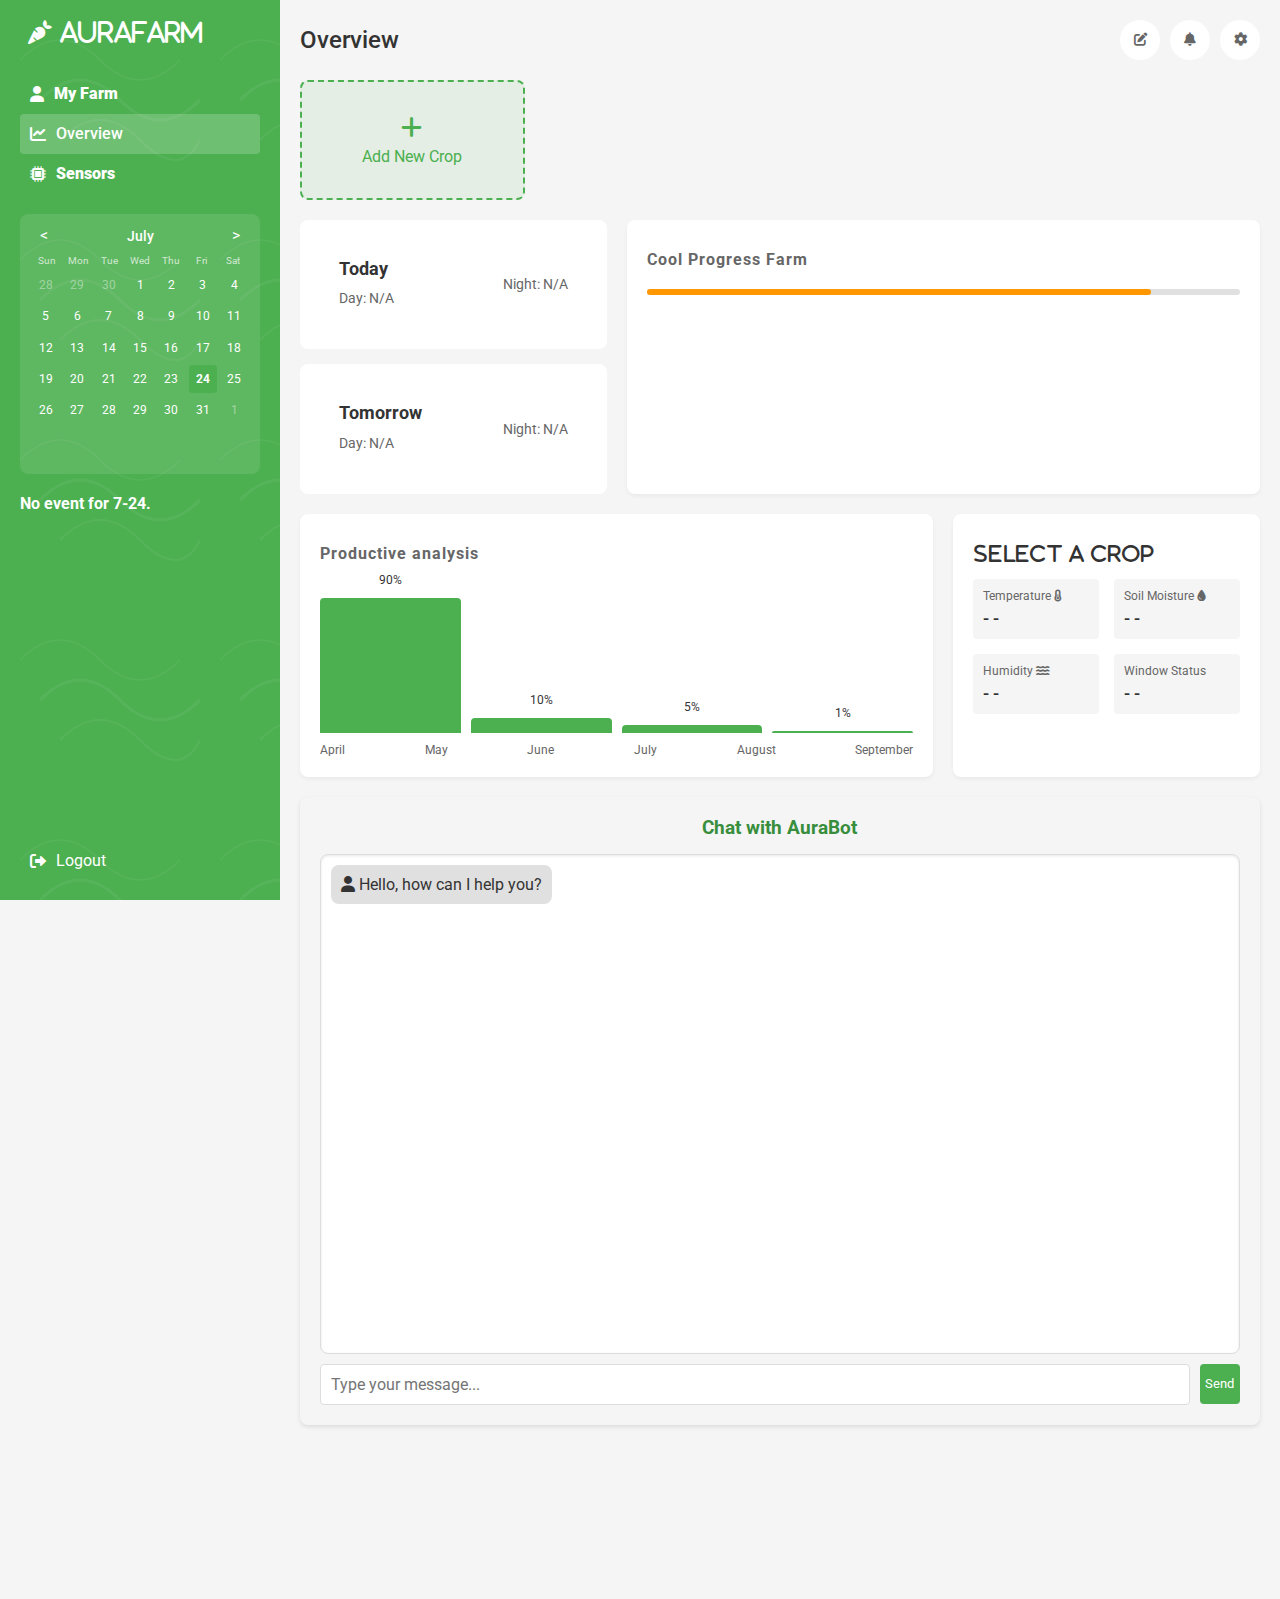
<file: static/index.html>
<!DOCTYPE html>
<html lang="en">    

<head>
    <meta charset="UTF-8">
    <meta name="viewport" content="width=device-width, initial-scale=1.0">
    <title>AuraFarm</title>
    <!-- CSS Imports -->
    <link rel="stylesheet" href="/static/styles/styles.css">
    <link rel="stylesheet" href="/static/styles/utlis.css">

    <link rel="stylesheet" href="/static/styles/contents/sidebar.css">
    <link rel="stylesheet" href="/static/styles/contents/cards.css">
    <link rel="stylesheet" href="/static/styles/contents/multi_media.css">
    <link rel="stylesheet" href="/static/styles/contents/weather.css">
    <link rel="stylesheet" href="/static/styles/contents/loading.css">
    <link rel="stylesheet" href="/static/styles/contents/chatbot.css">
    

    <!-- Fonst/SVGs Imports -->
        <link  rel="stylesheet" href="https://fonts.googleapis.com/css2?family=Roboto:wght@300;400;500;700&display=swap">
        <link  rel="stylesheet" href="https://cdnjs.cloudflare.com/ajax/libs/font-awesome/6.0.0-beta3/css/all.min.css">

</head>

<body>
    <!-- Loading Screen -->
    <div class="dashboard">
        <!-- Sidebar -->
        <aside class="sidebar">
            <div class="logo">
                <h1 class="fas"><i class="fas fa-carrot" ></i>AuraFarm</h1>
            </div>

            <nav class="main-nav fa-solid">
                <a href="#" id="username"><i class="fas fa-user"></i>My Farm</a>
                <a href="#" class="active"><i class="fas fa-chart-line "></i> Overview</a>
                <!-- <a href="#"><i class="fas fa-tractor"></i> Fields</a> -->
                <a href="https://whatever-qw7l.onrender.com/sensors"><i class="fas fa-microchip"></i> Sensors</a>
            </nav>

            <div class="sidebar-calendar">
                <div class="calendar-header">
                    <button class="calendar-nav" id="prev-month">&lt;</button>
                    <h3 id="current-month"></h3>
                    <button class="calendar-nav" id="next-month">&gt;</button>
                </div>
                <div class="calendar-weekdays">
                    <div>Sun</div>
                    <div>Mon</div>
                    <div>Tue</div>
                    <div>Wed</div>
                    <div>Thu</div>
                    <div>Fri</div>
                    <div>Sat</div>
                </div>
                <div class="calendar-days" id="calendar-days"></div>
            </div>
            <div id="event-display">
                <strong></strong>
            </div>
            
            <a href="https://whatever-qw7l.onrender.com/login" class="logout"><i class="fas fa-sign-out-alt"></i> Logout</a>
            <script src="/static/scripts/utils/logout.js"></script>
        </aside>
        
        <!-- Main Content -->
        <main class="content">
            <div class="header">
                <h2>Overview</h2>
                <div class="actions">
                    <button class="btn" id="edit"><i class="fas fa-edit"></i></button>
                    <button class="btn" id="confirm-edit" style="display: none;"><i class="fas fa-check-circle"></i></button>
                    <button class="btn" id="noti"><i class="fas fa-bell"></i></button>
                    <button class="btn" id="settings"><i class="fas fa-cog"></i></button>
                </div>
            </div>
            <div class="dashboard-grid">
                <!-- Growth Cards -->
                <div class="growth-cards" >
                    <div class="add-card" id="add-card">
                        <div class="add-card-content">
                            <i class="fas fa-plus"></i>
                            <span>Add New Crop</span>
                        </div>
                    </div>
                </div>
                
                <!-- Weather Section -->
                <div class="weather">
                    <div class="weather-day" id="today-weather">
                        <!-- Today's weather data will be dynamically inserted here -->
                    </div>
                    <div class="weather-day" id="tomorrow-weather">
                        <!-- Tomorrow's weather data will be dynamically inserted here -->
                    </div>
                </div>
                
                <!-- Farmer Plan -->
                <div class="farmer-plan card">
                    <h3>Cool Progress Farm</h3>
                    <div class="progress-bar">
                        <div class="progress-fill" style="width: 85%"></div>
                    </div>
                </div>
                
                <!-- Productive Analysis -->
                <div class="productive-analysis card">
                    <h3>Productive analysis</h3>
                    <div class="chart">
                        <div class="chart-bar" style="height: 90%"><span>90%</span></div>
                        <div class="chart-bar" style="height: 10%"><span>10%</span></div>
                        <div class="chart-bar" style="height: 5%"><span>5%</span></div>
                        <div class="chart-bar" style="height: 1%"><span>1%</span></div>
                    </div>
                    <div class="chart-labels">
                        <span>April</span>
                        <span>May</span>
                        <span>June</span>
                        <span>July</span>
                        <span>August</span>
                        <span>September</span>
                    </div>
                </div>
                
                <!-- Stats -->
                <div class="stats card">
                    <h3 class="fas">Select a Crop</h3>
                    <div class="stats-grid">
                        <div class="stat">
                            <span> Temperature <i class="fas fa-thermometer-half"></i></span>
                            <span id="temp"> - - </span>
                        </div>
                        <div class="stat">
                            <span>Soil Moisture <i class="fas fa-tint"></i></span>
                            <span id="soil-moisture"> - - </span>
                        </div>
                        <div class="stat">
                            <span>Humidity <i class="fas fa-water"></i></span>
                            <span id="humidity"> - - </span>
                        </div>
                        <div class="stat">
                            <span>Window Status</span>
                            <span id="window"> - - </span>
                        </div>
                    </div>
                </div>
                
                <!-- Soil Stats -->
                <!-- <div class="soil-stats card">
                    <div class="stat">
                        <span>20.5 °C</span>
                        <small>real-time temperature</small>
                    </div>
                    <div class="stat">
                        <span>97 kPa</span>
                        <small>real-time soil Moisture</small>
                    </div>
                </div> -->

                <!-- ChatBot Section -->
                <div class="chatbot-wrapper">
                    <div class="chatbot-section">
                        <h3>Chat with AuraBot</h3>
                        <div class="chatbot-container">
                            <div id="chatbot-messages" class="chatbot-messages">
                                <!-- Chat messages will appear here -->
                            </div>
                            <div class="chatbot-input-container">
                                <input type="text" id="chatbot-input" placeholder="Type your message..." />
                                <button id="chatbot-send" class="btn">Send</button>
                            </div>
                        </div>
                    </div>
                </div>
            </div>
        </main>
    </div>
    <canvas id="canvas"></canvas>

    <script type="module" src="/static/scripts/main.js"></script>
</body>
</html>
</file>
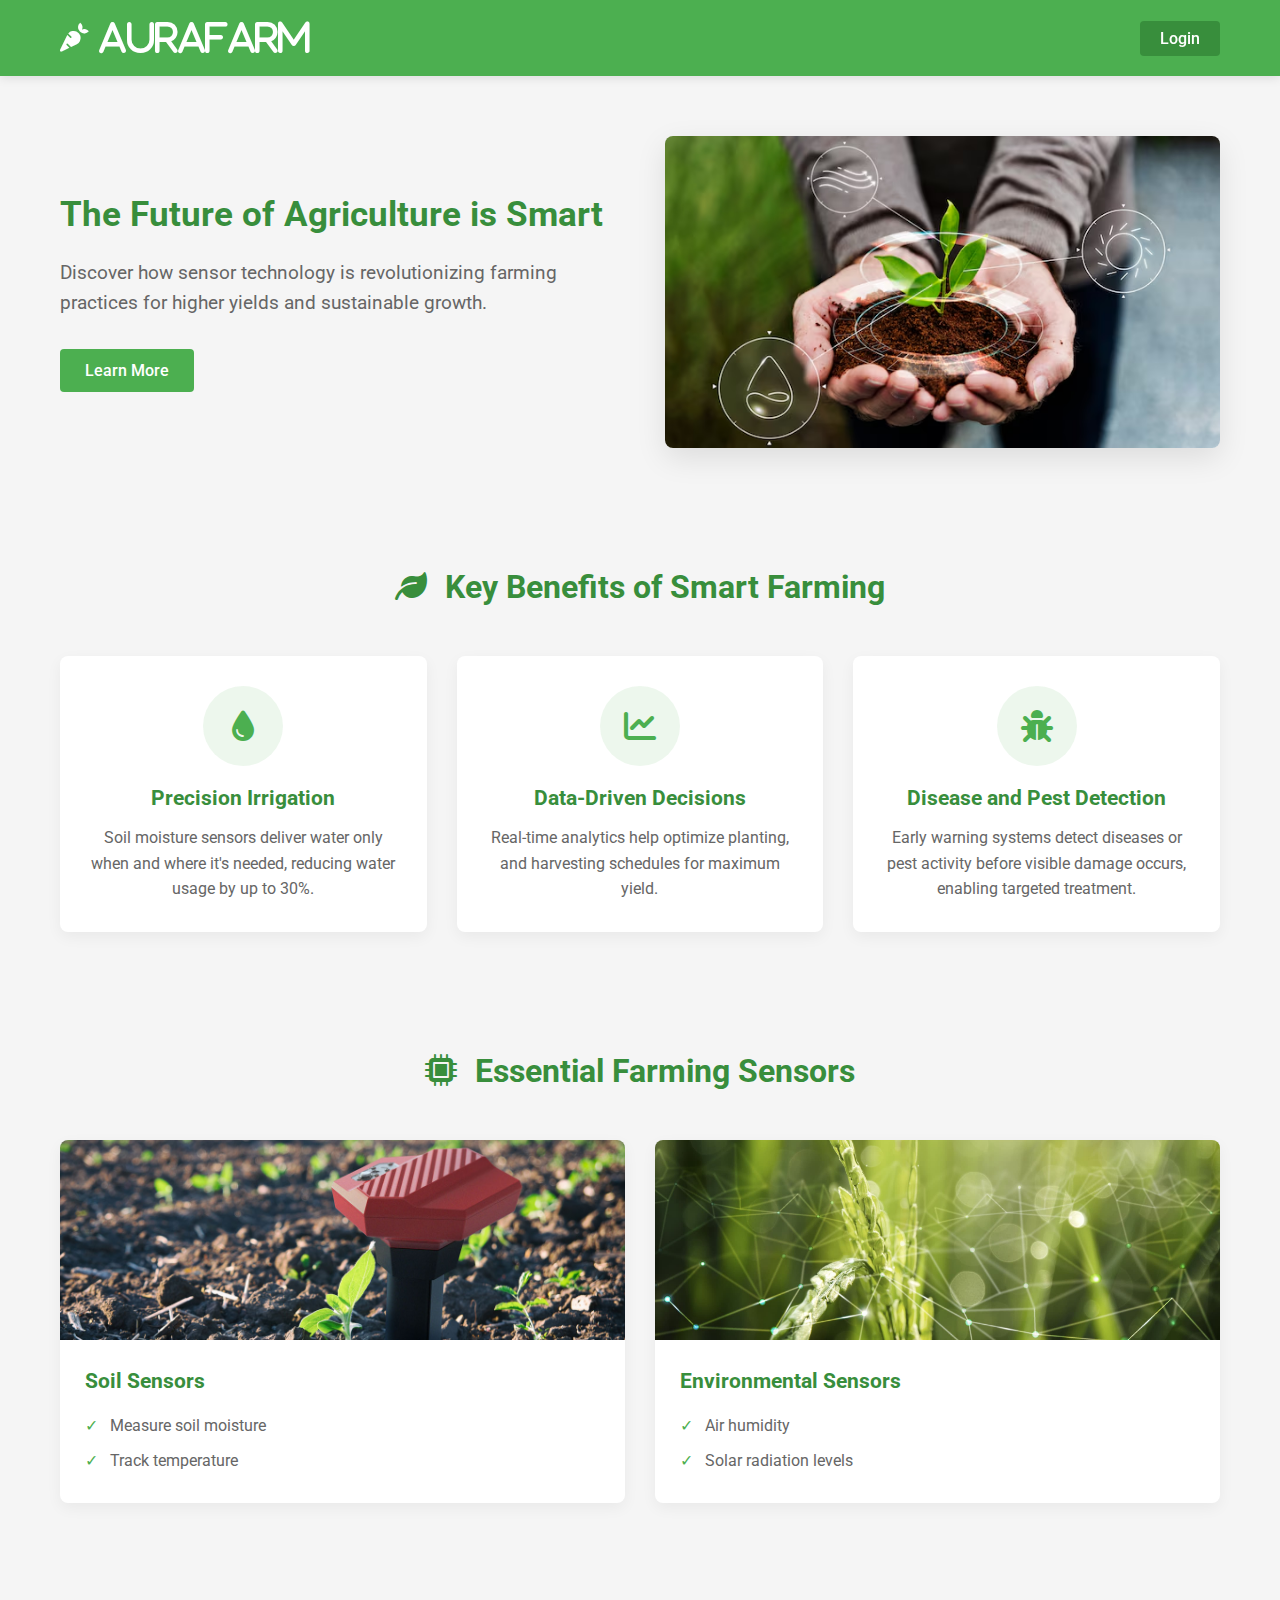
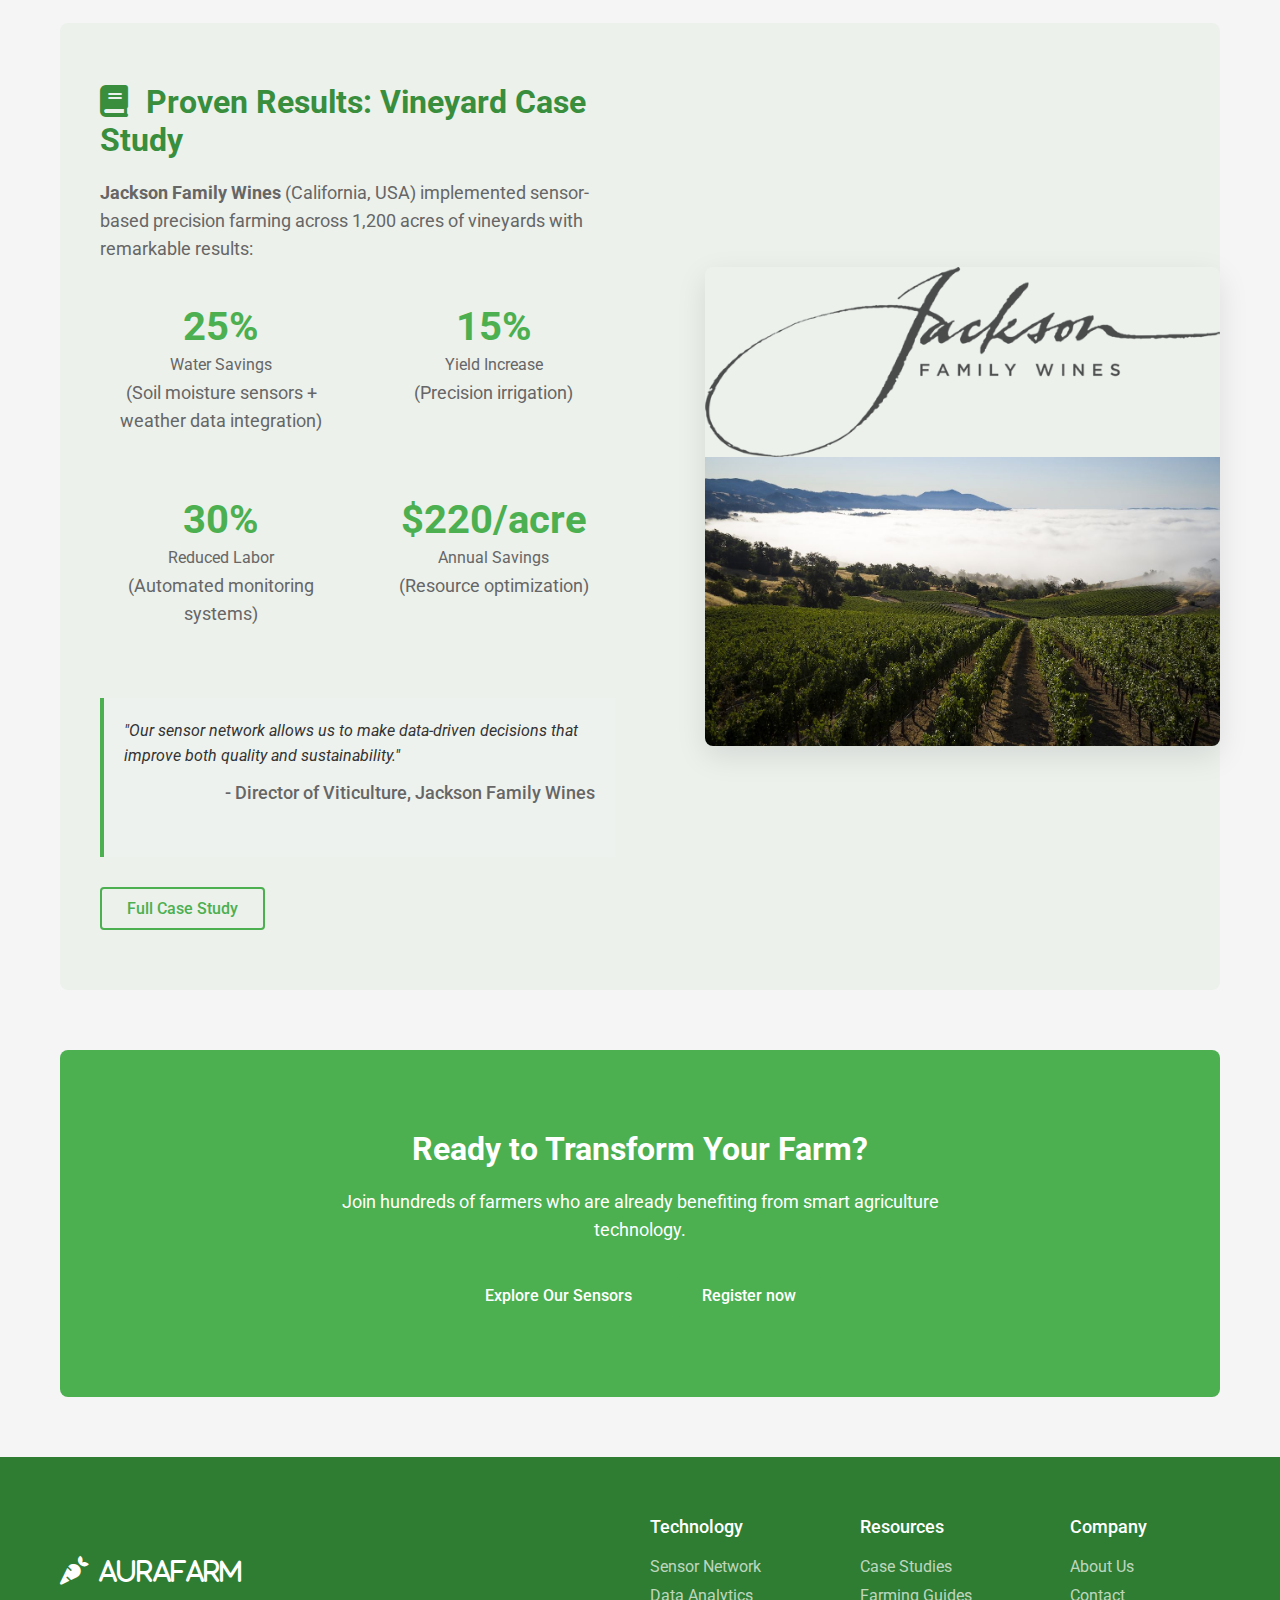
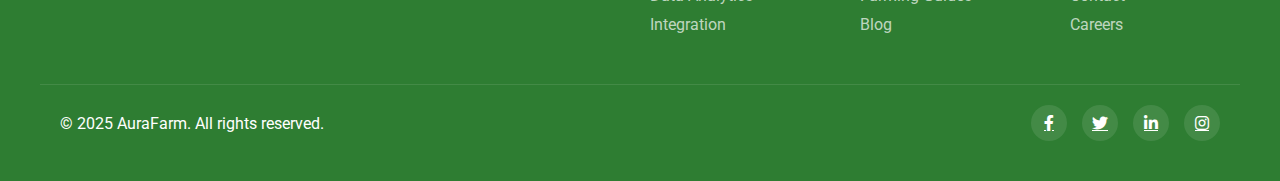
<file: static/about.html>
<!DOCTYPE html>
<html lang="en">
<head>
    <meta charset="UTF-8">
    <meta name="viewport" content="width=device-width, initial-scale=1.0">
    <title>Smart Farming with Sensors | AuraFarm</title>
    <link rel="icon" type="image/x-icon" href="/static/media/bg.png">
    
    <link rel="stylesheet" href="/static/styles/styles.css">
    <link rel="stylesheet" href="/static/styles/utlis.css">

    <link rel="stylesheet" href="/static/styles/contents/about_header.css">
    <link rel="stylesheet" href="/static/styles/contents/about_hero.css">
    <link rel="stylesheet" href="/static/styles/contents/about_case.css">
    <link rel="stylesheet" href="/static/styles/contents/about_footer.css">

    <link rel="stylesheet" href="https://fonts.googleapis.com/css2?family=Roboto:wght@300;400;500;700&display=swap">
    <link rel="stylesheet" href="https://cdnjs.cloudflare.com/ajax/libs/font-awesome/6.0.0-beta3/css/all.min.css">
</head>
<body>
    <header class="smart-farming-header">
        <div class="header-content">
            <div class="logo">
                <i class="fas fa-carrot"></i>
                <h2 class="fab">AuraFarm</h2>
            </div>
            <nav class="main-nav">
                <a href="http://127.0.0.1:8000/login" class="login-btn">Login</a>
            </nav>
        </div>
    </header>

    <main class="smart-farming-container">
        <section class="hero-section">
            <div class="hero-content">
                <h1>The Future of Agriculture is Smart</h1>
                <p>Discover how sensor technology is revolutionizing farming practices for higher yields and sustainable growth.</p>
                <a href="#benefits" class="btn-primary">Learn More</a>
            </div>
            <div class="hero-image">
                <img src="/static/media/abc.png" alt="Smart farming with sensors">
            </div>
        </section>

        <section id="benefits" class="benefits-section">
            <h2><i class="fas fa-leaf"></i> Key Benefits of Smart Farming</h2>
            <div class="benefits-grid">
                <div class="benefit-card">
                    <div class="benefit-icon">
                        <i class="fas fa-tint"></i>
                    </div>
                    <h3>Precision Irrigation</h3>
                    <p>Soil moisture sensors deliver water only when and where it's needed, reducing water usage by up to 30%.</p>
                </div>
                <div class="benefit-card">
                    <div class="benefit-icon">
                        <i class="fas fa-chart-line"></i>
                    </div>
                    <h3>Data-Driven Decisions</h3>
                    <p>Real-time analytics help optimize planting, and harvesting schedules for maximum yield.</p>
                </div>
                <div class="benefit-card">
                    <div class="benefit-icon">
                        <i class="fas fa-bug"></i>
                        <!-- <i class="fas fa-plus"></i> -->
                    </div>
                    <h3>Disease and Pest Detection</h3> 
                    <p>Early warning systems detect diseases or pest activity before visible damage occurs, enabling targeted treatment.</p>
                    <!-- <h3>Disease Detection</h3> 
                    <p>Early warning systems detect diseases before visible damage occurs, enabling targeted treatment.</p> -->
                </div>
            </div>
        </section>

        <section id="sensors" class="sensor-types">
            <h2><i  class="fas fa-microchip"></i> Essential Farming Sensors</h2>
            <div class="sensor-grid">
                <div class="sensor-card">
                    <img src="/static/media/soil_sensor.jpg" alt="Soil sensor">
                    <div class="sensor-info">
                        <h3>Soil Sensors</h3>
                        <ul>
                            <li>Measure soil moisture </li>
                            <!-- <li>Monitor nutrient content (N, P, K)</li> -->
                            <li>Track temperature</li>
                        </ul>
                    </div>
                </div>
                <div class="sensor-card">
                    <img src="/static/media/env_sensor.jpg" alt="Environment sensor">
                    <div class="sensor-info">
                        <h3>Environmental Sensors</h3>
                        <ul>
                            <li>Air humidity</li>
                            <li>Solar radiation levels</li>
                        </ul>
                    </div>
                </div>
            </div>
        </section>

        <section id="case-study" class="case-study">
            <div class="case-content">
                <h2><i class="fas fa-book"></i> Proven Results: Vineyard Case Study</h2>
                <p><strong>Jackson Family Wines</strong> (California, USA) implemented sensor-based precision farming across 1,200 acres of vineyards with remarkable results:</p>
                
                <div class="stats-grid">
                    <div class="stat-item">
                        <span class="stat-number">25%</span>
                        <span class="stat-label">Water Savings</span>
                        <p class="stat-source">(Soil moisture sensors + weather data integration)</p>
                    </div>
                    <div class="stat-item">
                        <span class="stat-number">15%</span>
                        <span class="stat-label">Yield Increase</span>
                        <p class="stat-source">(Precision irrigation)</p>
                    </div>
                    <div class="stat-item">
                        <span class="stat-number">30%</span>
                        <span class="stat-label">Reduced Labor</span>
                        <p class="stat-source">(Automated monitoring systems)</p>
                    </div>
                    <div class="stat-item">
                        <span class="stat-number">$220/acre</span>
                        <span class="stat-label">Annual Savings</span>
                        <p class="stat-source">(Resource optimization)</p>
                    </div>
                </div>
                
                <div class="case-quote">
                    <blockquote>
                        "Our sensor network allows us to make data-driven decisions that improve both quality and sustainability."
                    </blockquote>
                    <p class="quote-author">- Director of Viticulture, Jackson Family Wines</p>
                </div>
                
                <a href="https://www.jacksonfamilywines.com/" class="btn-outline">Full Case Study</a>
            </div>
            <div class="case-image">
                <img src="/static/media/case_study_logo.png" alt="Vineyard logo">
                <img src="/static/media/case_study.jpg" alt="Vineyard with sensors">
            </div>
        </section>

        <section class="cta-section">
            <h2>Ready to Transform Your Farm?</h2>
            <p>Join hundreds of farmers who are already benefiting from smart agriculture technology.</p>
            <div class="cta-buttons">
                <a href="#sensors" class="btn-primary">Explore Our Sensors</a>
                <a href="http://127.0.0.1:8000/register" class="btn-primary">Register now</a>
            </div>
        </section>
    </main>

    <footer id="footer" class="smart-farming-footer">
        <div class="footer-content">
            <div class="footer-logo">
                <i class="fas fa-carrot"></i>
                <span class="fab">AuraFarm</span>
            </div>
            <div class="footer-links">
                <div class="link-group">
                    <h4>Technology</h4>
                    <a href="#footer">Sensor Network</a>
                    <a href="#footer">Data Analytics</a>
                    <a href="#footer">Integration</a>
                </div>
                <div class="link-group">
                    <h4>Resources</h4>
                    <a href="#case-study">Case Studies</a>
                    <a href="#footer">Farming Guides</a>
                    <a href="#footer">Blog</a>
                </div>
                <div class="link-group">
                    <h4>Company</h4>
                    <a href="#footer">About Us</a>
                    <a href="#socials">Contact</a>
                    <a href="#footer">Careers</a>
                </div>
            </div>
        </div>
        <div class="footer-bottom">
            <p> &copy; 2025 AuraFarm. All rights reserved.</p>
            <div id="socials" class="social-links">
                <a href="#footer"><i class="fab fa-facebook-f"></i></a>
                <a href="#footer"><i class="fab fa-twitter"></i></a>
                <a href="#footer"><i class="fab fa-linkedin-in"></i></a>
                <a href="#footer"><i class="fab fa-instagram"></i></a>
            </div>
        </div>
    </footer>
</body>
</html>
</file>
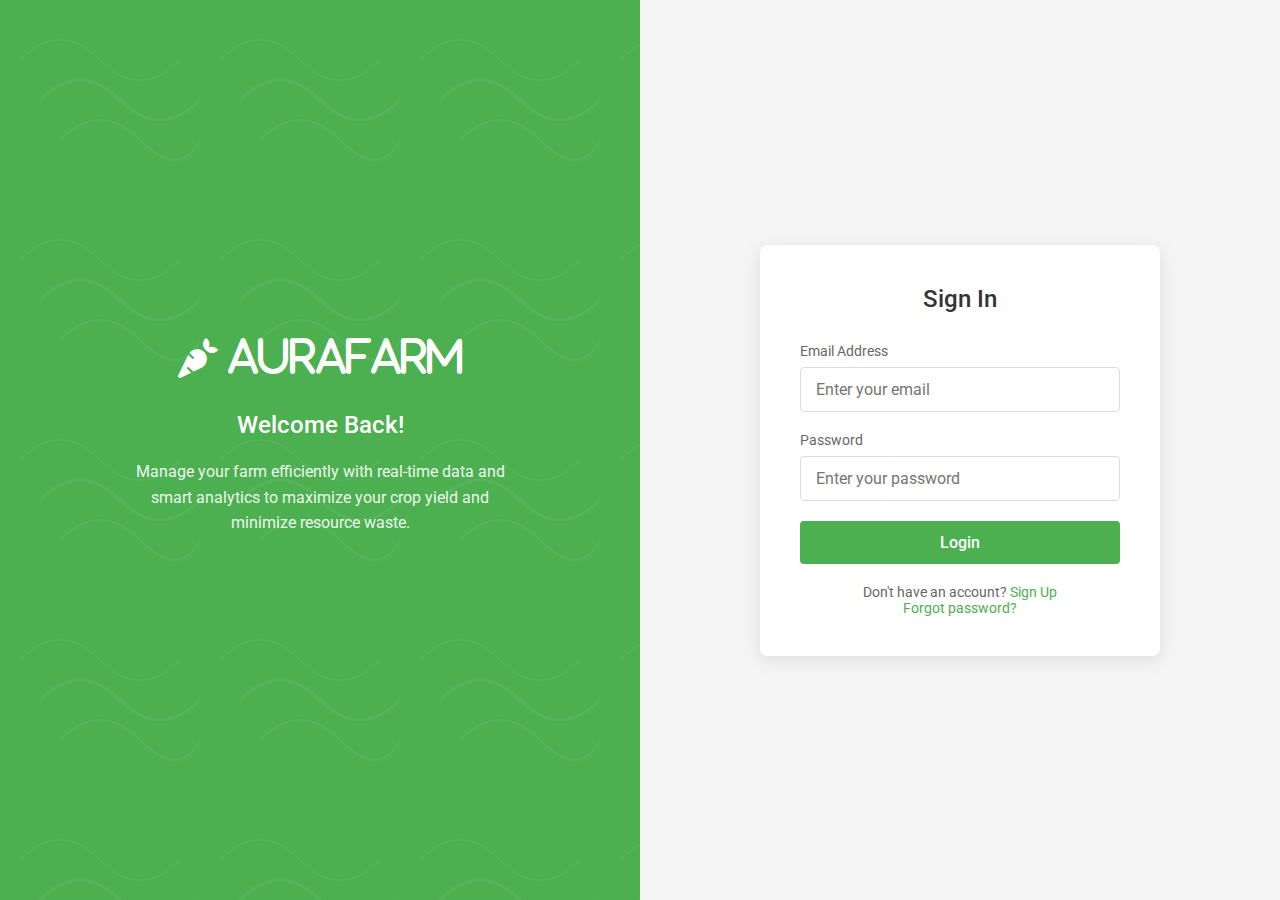
<file: static/login.html>
<!DOCTYPE html>
<html lang="en">
<head>
    <meta charset="UTF-8">
    <meta name="viewport" content="width=device-width, initial-scale=1.0">
    <title>AuraFarm - Login</title>
    <link rel="icon" type="image/x-icon" href="/static/media/bg.png">
    
    <link rel="stylesheet" href="/static/styles/styles.css">
    <link rel="stylesheet" href="/static/styles/utlis.css">
    <link rel="stylesheet" href="/static/styles/contents/login.css">

    <link rel="stylesheet" href="https://fonts.googleapis.com/css2?family=Roboto:wght@300;400;500;700&display=swap">
    <link rel="stylesheet" href="https://cdnjs.cloudflare.com/ajax/libs/font-awesome/6.0.0-beta3/css/all.min.css">
</head>
<body>
    <div class="login-container">
        <div class="login-left">
            <div class="login-left-content">
                <div class="login-logo">
                    <i class="fas fa-carrot"></i>
                    <a href="http://127.0.0.1:8000/"> <span class="fas"> AuraFarm</span> </a>
                </div>
                <h2>Welcome Back!</h2>
                <p>Manage your farm efficiently with real-time data and smart analytics to maximize your crop yield and minimize resource waste.</p>
            </div>
        </div>
        <div class="login-right">
            <div class="login-form">
                <h2>Sign In</h2>
                <form method="POST" action="http://127.0.0.1:8000/login_1">
                    <div class="form-group">
                        <label for="email">Email Address</label>
                        <input type="email" id="email" placeholder="Enter your email">
                    </div>
                    <div class="form-group">
                        <label for="password">Password</label>
                        <input type="password" id="password" placeholder="Enter your password">
                    </div>
                    <button type="submit" class="login-btn">Login</button>
                </form>
                <div class="login-footer">
                    <p>Don't have an account? <a href="http://127.0.0.1:8000/register">Sign Up</a></p>
                    <a href="#">Forgot password?</a>
                </div>
            </div>
        </div>
    </div>
    <script src="/static/scripts/utils/login.js"></script>
</body>
</html>
</file>
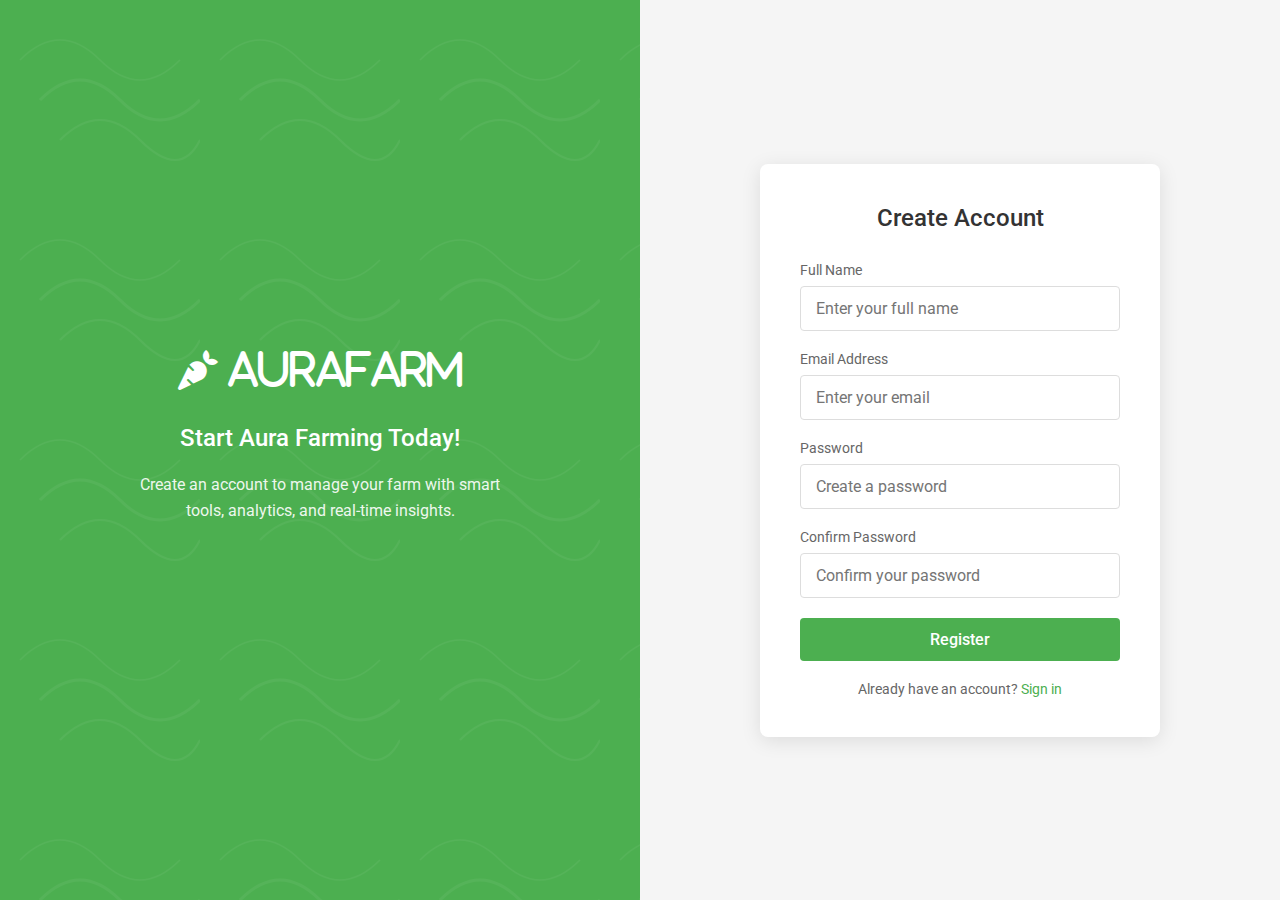
<file: static/register.html>
<!DOCTYPE html>
<html lang="en">
<head>
    <meta charset="UTF-8">
    <meta name="viewport" content="width=device-width, initial-scale=1.0">
    <title>AuraFarm - Register</title>
    <link rel="stylesheet" href="/static/styles/styles.css">
    <link rel="stylesheet" href="/static/styles/utlis.css">
    <link rel="stylesheet" href="/static/styles/contents/login.css">

    <link rel="stylesheet" href="https://fonts.googleapis.com/css2?family=Roboto:wght@300;400;500;700&display=swap">
    <link rel="stylesheet" href="https://cdnjs.cloudflare.com/ajax/libs/font-awesome/6.0.0-beta3/css/all.min.css">
</head>
<body>
    <div class="login-container">
        <div class="login-left">
            <div class="login-left-content">
                <div class="login-logo">
                    <i class="fas fa-carrot"></i>
                    <a href=""> <span class="fas"> AuraFarm</span> </a>
                </div>
                <h2>Start Aura Farming Today!</h2>
                <p>Create an account to manage your farm with smart tools, analytics, and real-time insights.</p>
            </div>
        </div>
        <div class="login-right">
            <div class="login-form">
                <h2>Create Account</h2>
                <form method="post" action="/register">
                    <div class="form-group">
                        <label for="name">Full Name</label>
                        <input type="text" id="name" placeholder="Enter your full name">
                    </div>
                    <div class="form-group">
                        <label for="email">Email Address</label>
                        <input type="email" id="email" placeholder="Enter your email">
                    </div>
                    <div class="form-group">
                        <label for="password">Password</label>
                        <input type="password" id="password" placeholder="Create a password">
                    </div>
                    <div class="form-group">
                        <label for="confirm-password">Confirm Password</label>
                        <input type="password" id="confirm-password" placeholder="Confirm your password">
                    </div>
                    <button type="submit" class="login-btn">Register</button>
                </form>
                <div class="login-footer">
                    <p>Already have an account? <a href="https://http://127.0.0.1:8000/login">Sign in</a></p>
                </div>
            </div>
        </div>
    </div>
    <script src="/static/scripts/utils/register.js"></script>
</body>
</html>
</file>
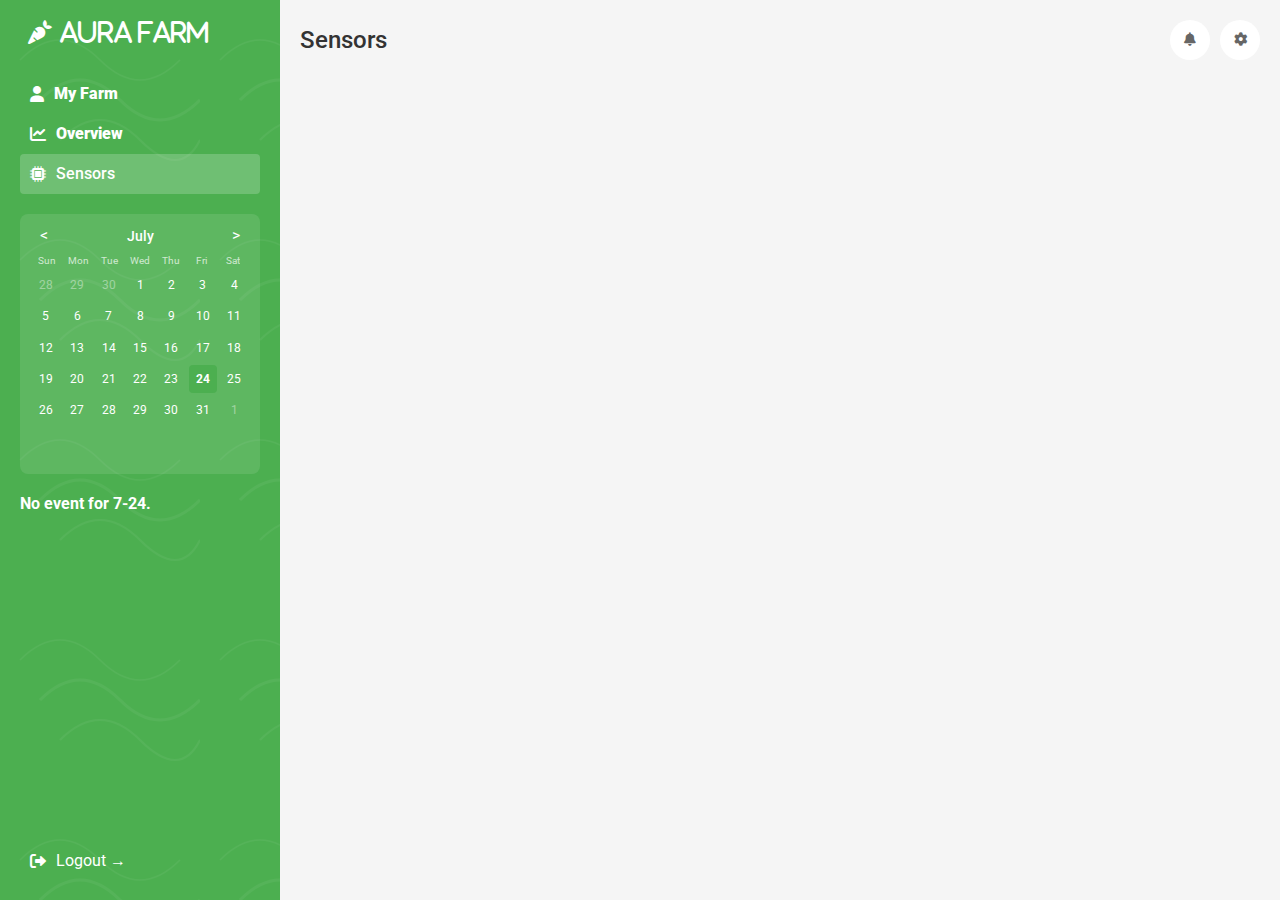
<file: static/sensors.html>
<!DOCTYPE html>
<html lang="en">    

<head>
    <meta charset="UTF-8">
    <meta name="viewport" content="width=device-width, initial-scale=1.0">
    <title>AuraFarm</title>
    <link rel="icon" type="image/x-icon" href="/static/media/bg.png">

    <!-- CSS Imports -->
    <link rel="stylesheet" href="/static/styles/styles.css">
    <link rel="stylesheet" href="/static/styles/utlis.css">

    <link rel="stylesheet" href="/static/styles/contents/sidebar.css">
    <link rel="stylesheet" href="/static/styles/contents/cards.css">
    <link rel="stylesheet" href="/static/styles/contents/multi_media.css">

    <!-- Fonts/SVGs -->
    <link  rel="stylesheet" href="https://fonts.googleapis.com/css2?family=Roboto:wght@300;400;500;700&display=swap">
    <link  rel="stylesheet" href="https://cdnjs.cloudflare.com/ajax/libs/font-awesome/6.0.0-beta3/css/all.min.css">

</head>
<body>
    <div class="dashboard">
        <aside class="sidebar">
            <div class="logo">
                <h1 class="fas"><i class="fas fa-carrot" ></i>Aura Farm</h1>
            </div>
            
            <!-- Search -->
            <!-- <div class="search">
                <input type="text" placeholder="Search by random shit">
                <i class="fas fa-search"></i>
            </div> -->


            
            <nav class="main-nav fa-solid">
                <a href="index.html"><i class="fas fa-user"></i>My Farm</a>
                <a href="index.html"><i class="fas fa-chart-line "></i> Overview</a>
                <!-- <a href="#" ><i class="fas fa-tractor"></i> Fields</a> -->
                <a href="#" class="active"><i class="fas fa-microchip"></i> Sensors</a>
            </nav>

            <div class="sidebar-calendar">
                <div class="calendar-header">
                    <button class="calendar-nav" id="prev-month">&lt;</button>
                    <h3 id="current-month"></h3>
                    <button class="calendar-nav" id="next-month">&gt;</button>
                </div>
                <div class="calendar-weekdays">
                    <div>Sun</div>
                    <div>Mon</div>
                    <div>Tue</div>
                    <div>Wed</div>
                    <div>Thu</div>
                    <div>Fri</div>
                    <div>Sat</div>
                </div>
                <div class="calendar-days" id="calendar-days"></div>
            </div>
            <div id="event-display" >
                <strong></strong>
            </div>
            
            <a href="login.html" class="logout"><i class="fas fa-sign-out-alt"></i> Logout →</a>
        </aside>

        <main class="content">
            <div class="header">
                <h2>Sensors</h2>
                <div class="actions">
                    <button class="btn" id="noti">
                        <i class="fas fa-bell"></i>
                    </button>
                    <button class="btn" id="settings"><i class="fas fa-cog"></i></button>
                </div>
            </div>
            
            <div class="dashboard-grid">
                <div class="growth-cards">
                </div>
    
    </div>
    </div>


<script type="module" src="scripts/sensors_main.js"></script>
</body>
</html>
</file>
<file: static/styles/styles.css>
:root {
    --primary: #4CAF50;
    --primary-dark: #388E3C;
    --secondary: #FF9800;
    --text: #333;
    --text-light: #666;
    --bg: #f5f5f5;
    --card-bg: #fff;
    --sidebar-bg: #2E7D32;
    --sidebar-text: #fff;
    --sidebar-text-light: rgba(255, 255, 255, 0.7);
}

* {
    margin: 0;
    padding: 0;
    box-sizing: border-box;
    font-family: 'Roboto', sans-serif;
}

body {
    background-color: var(--bg);
    color: var(--text);
    /* transition: background-color 0.5s ease, color 0.5s ease; */
} 

body.dark-mode {
    --primary: #388E3C; 
    --primary-dark: #4CAF50; 
    --secondary: #FF9800; 
    --text: #E0E0E0; 
    --text-light: #BDBDBD;
    --bg: #1E1E1E; 
    --card-bg: #2C2C2C; 
    --sidebar-bg: #37474F; 
    --sidebar-text: #E0E0E0;  
    --sidebar-text-light: rgba(224, 224, 224, 0.5);
    background-color: var(--bg);
    color: var(--text);
    /* transition: background-color 0.5s ease, color 0.5s ease; */

}

.weather {
    color: var(--text);
    /* transition: color 0.5s ease; */

}

body.dark-mode .weather-day-title {
    color: #ffffff !important; 
    /* transition: color 0.5s ease;  */
}

body.dark-mode .weather-date {
    color: #DDD; 
    /* transition: background-color 0.5s ease, color 0.5s ease;  */
}

.weather .weather-label {
    color: var(--text-light);
    /* transition: color 0.5s ease; */
}

.weather .weather-value {
    color: var(--text);
    /* transition: color 0.5s ease; */
}

body.dark-mode .stats-grid .stat {
    background-color: #3a3a3a; 
    color: #e0e0e0; 
}

.dashboard {
    flex: 1;
}
/* Loading Animation Styles */
#loading-overlay {
    position: fixed;
    top: 0;
    left: 0;
    width: 100%;
    height: 100%;
    background-color: var(--bg);
    display: flex;
    flex-direction: column;
    justify-content: center;
    align-items: center;
    z-index: 9999;
    /* transition: opacity 0.5s ease-out; */
}

#tree-canvas {
    max-width: 100%;
    max-height: 70vh;
    
}
</file>
<file: static/styles/utlis.css>
.btn {
    background-color: var(--card-bg);
    border: none;
    width: 40px;
    height: 40px;
    border-radius: 50%;
    display: flex;
    align-items: center;
    justify-content: center;
    cursor: pointer;
    color: var(--text-light);
    transition: all 0.2s;
}

.btn:hover {
    background-color: #e0e0e0;
    color: black;
}

.progress {
    height: 6px;
    background-color: #e0e0e0;
    border-radius: 3px;
    position: relative;
    margin-top: 20px;
}

.progress::before {
    content: '';
    position: absolute;
    top: 0;
    left: 0;
    height: 100%;
    width: var(--progress);
    background-color: var(--primary);
    border-radius: 3px;
}

.progress span {
    position: absolute;
    top: -25px;
    left: 0;
    font-size: 14px;
    font-weight: 500;
}

.progress-bar {
    height: 6px;
    background-color: #e0e0e0;
    border-radius: 3px;
    margin-top: 20px;
}

.progress-fill {
    height: 100%;
    background-color: var(--secondary);
    border-radius: 3px;
    width: 0;
    transition: width 0.5s ease;
}

.chart-bar {
    flex: 1;
    background-color: var(--primary);
    border-radius: 4px 4px 0 0;
    position: relative;
    transition: height 0.5s ease;
}

.chart-bar span {
    position: absolute;
    top: -25px;
    left: 50%;
    transform: translateX(-50%);
    font-size: 12px;
}

.stat {
    background-color: #f5f5f5;
    padding: 10px;
    border-radius: 4px;
}

.stat span:first-child {
    font-size: 12px;
    color: var(--text-light);
    display: block;
    margin-bottom: 5px;
}

.stat span:last-child {
    font-size: 18px;
    font-weight: 500;
}

.soil-stats .stat {
    background-color: transparent;
    padding: 0;
}

.soil-stats .stat span:first-child {
    font-size: 24px;
    font-weight: 500;
    color: var(--text);
}

.soil-stats .stat small {
    font-size: 14px;
    color: var(--text-light);
}

.recommendation {
    background-color: #E8F5E9;
    padding: 10px;
    border-radius: 4px;
    font-size: 14px;
    color: var(--primary-dark);
    text-align: center;
}

/* Add Card Button */
.add-card {
    background-color: rgba(76, 175, 80, 0.1);
    border: 2px dashed var(--primary);
    border-radius: 8px;
    padding: 20px;
    cursor: pointer;
    transition: all 0.3s ease;
    display: flex;
    justify-content: center;
    align-items: center;
    min-height: 120px;
}

.add-card:hover {
    background-color: rgba(76, 175, 80, 0.2);
    transform: scale(1.02);
}

.add-card-content {
    display: flex;
    flex-direction: column;
    align-items: center;
    color: var(--primary);
}

.add-card i {
    font-size: 24px;
    margin-bottom: 8px;
}

#noti{
    position: relative;
}

.notification-badge {
    position: absolute;
    top: 0px; 
    right: -5px; 
    background-color: #ff5555;
    color: white;
    font-size: 12px;
    font-weight: bold;
    border-radius: 50%;
    width: 20px;
    height: 20px;
    display: flex;
    align-items: center; 
    justify-content: center; 
    z-index: 10; 
}

.notification-dropdown {
    margin-right: 10px;
    margin-top: 10px;
    position: absolute;
    top: 40px;
    right: 0;
    background-color: white;
    border: 1px solid #ddd;
    border-radius: 4px;
    box-shadow: 0 2px 4px rgba(0, 0, 0, 0.1);
    width: 200px;
    max-height: 0;
    overflow-y: auto;
    z-index: 1000;
    opacity: 0;
    transition: max-height 0.3s ease, opacity 0.3s ease;
}

.notification-dropdown.open {
    max-height: 250px;
    opacity: 1;
}

.notification-item {
    padding: 10px;
    border-bottom: 1px solid #f0f0f0;
    font-size: 14px;
    color: #333;
    align-self: center;
}

.notification-item:last-child {
    border-bottom: none;
}

.notification-item:hover {
    background-color: #f9f9f9;
}
</file>
<file: static/styles/contents/sidebar.css>
.sidebar {
    width: 280px;
    background-color: var(--primary);
    color: var(--sidebar-text);
    padding: 20px;
    display: flex;
    flex-direction: column;
    position: fixed;
    overflow: hidden;
    top: 0;
    left: 0;
    bottom: 0;
}

.sidebar::before {
    content: "";
    position: absolute;
    top: 0;
    left: 0;
    width: 100%;
    height: 100%;
    background-image: url('data:image/svg+xml;utf8,<svg xmlns="http://www.w3.org/2000/svg" width="100" height="100" viewBox="0 0 100 100" opacity="0.05"><path d="M20,50 Q40,30 60,50 T100,50" stroke="white" fill="none" stroke-width="1.5"/><path d="M30,70 Q50,50 70,70 T100,70" stroke="white" fill="none" stroke-width="1"/><path d="M10,30 Q30,10 50,30 T90,30" stroke="white" fill="none" stroke-width="0.8"/></svg>');
    background-size: 200px;
    background-repeat: repeat;
    pointer-events: none;
    z-index: 0;
    
}

.sidebar > * {
    position: relative;
    z-index: 1;
}

.content {
    margin-left: 280px; /* Offset for fixed sidebar */
    padding: 20px;
    width: calc(100% - 280px);
}

/* bricks style */
/* .sidebar {
    background: 
        linear-gradient(rgba(0,0,0,0.1) 1px, transparent 1px),
        linear-gradient(90deg, rgba(0,0,0,0.1) 1px, transparent 1px),
        linear-gradient(to bottom, var(--primary-dark), var(--primary));
    background-size: 10px 10px;
} */



.logo {
    margin-bottom: 30px;
}

.logo h1 {
    font-size: 24px;
    font-weight: 700;
    display: flex;
    align-items: center;
    gap: 8px;
}

.logo h1 i{
    margin-left: 8px;
    
}

.logo p {
    font-size: 14px;
    color: var(--sidebar-text-light);
    margin-top: 5px;
}

.search {
    position: relative;
    margin-bottom: 30px;
}

.search input {
    width: 100%;
    padding: 10px 15px 10px 35px;
    border-radius: 4px;
    border: none;
    background-color: rgba(255, 255, 255, 0.2);
    color: var(--sidebar-text);
}

.search input::placeholder {
    color: var(--sidebar-text-light);
}

.search i {
    position: absolute;
    left: 10px;
    top: 50%;
    transform: translateY(-50%);
    color: var(--sidebar-text-light);
}

.main-nav {
    display: flex;
    flex-direction: column;
    gap: 5px;
    /* flex-grow: 1; */
}

.main-nav a {
    color: var(--sidebar-text);
    text-decoration: none;
    padding: 12px 10px;
    border-radius: 4px;
    display: flex;
    align-items: center;
    gap: 10px;
    transition: background-color 0.2s;
}

.main-nav a:hover {
    background-color: rgba(255, 255, 255, 0.1);
}

.main-nav a.active {
    background-color: rgba(255, 255, 255, 0.2);
    font-weight: 500;
}
.main-nav a#username:hover {
    background-color: transparent;
    pointer-events: none;
    cursor: default;
}   

/* Calendar Styles */
.sidebar-calendar {
    background: rgba(255, 255, 255, 0.1);
    border-radius: 8px;
    padding: 12px;
    margin: 20px 0;
    color: white;
    min-height: 260px;
}

.calendar-header {
    display: flex;
    justify-content: space-between;
    align-items: center;
    margin-bottom: 10px;
}

.calendar-header h3 {
    font-size: 14px;
    font-weight: 500;
    margin: 0;
    text-align: center;
    flex-grow: 1;
}

.calendar-nav {
    background: none;
    border: none;
    color: white;
    font-size: 16px;
    cursor: pointer;
    padding: 0 8px;
}

.calendar-weekdays {
    display: grid;
    grid-template-columns: repeat(7, 1fr);
    text-align: center;
    font-size: 10px;
    opacity: 0.7;
    margin-bottom: 5px;
}

.calendar-days {
    display: grid;
    grid-template-columns: repeat(7, 1fr);
    gap: 4px;
}

.calendar-day {
    aspect-ratio: 1;
    display: flex;
    align-items: center;
    justify-content: center;
    font-size: 12px;
    border-radius: 4px;
    cursor: pointer;
}

.calendar-day:hover {
    background: rgba(255, 255, 255, 0.2);
}

.calendar-day.today {
    background: var(--primary);
    font-weight: bold;
}

.calendar-day.other-month {
    opacity: 0.4;
}

.calendar-day.has-data {
    position: relative;
}

.calendar-day.has-data::after {
    content: '';
    position: absolute;
    bottom: 2px;
    width: 4px;
    height: 4px;
    background: white;
    border-radius: 50%;
}

.logout {
    color: var(--sidebar-text);
    text-decoration: none;
    display: flex;
    align-items: center;
    gap: 10px;
    padding: 10px;
    margin-top: auto;
}
</file>
<file: static/styles/contents/cards.css>
.content {
    flex: 1;
    padding: 20px;
}

.header {
    display: flex;
    justify-content: space-between;
    align-items: center;
    margin-bottom: 20px;
}

.header h2 {
    font-size: 24px;
    font-weight: 500;
}

.actions {
    display: flex;
    gap: 10px;
}

.dashboard-grid {
    display: grid;
    grid-template-columns: repeat(3, 1fr);
    gap: 20px;
}

.card {
    background-color: var(--card-bg);
    border-radius: 8px;
    padding: 20px;
    box-shadow: 0 2px 4px rgba(0, 0, 0, 0.05);
    min-height: 120px;
    position: relative;
    padding-top: 30px;
    transition: transform 0.2s, box-shadow 0.2s;
}

.card:hover {
    transform: translateY(-2px);
    box-shadow: 0 4px 8px rgba(0, 0, 0, 0.1);
}

.card h3 {
    letter-spacing: 1px;
}

.card h3[contenteditable="true"] {
    outline: none;
    cursor: text;
    transition: all 0.2s;
}

.card h3[contenteditable="true"]:focus {
    border-bottom: 1px solid var(--primary) !important;
}

.btn.active {
    background-color: var(--primary);
    color: red;
}

.growth-cards {
    grid-column: span 3;
    display: grid;
    grid-template-columns: repeat(4, 1fr);
    gap: 20px;
}

.growth-cards .card {
    padding: 15px;
}

.growth-cards h3 {
    font-size: 16px;
    margin-bottom: 15px;
    color: var(--text-light);
}

.farmer-plan {
    grid-column: span 2;
}

.farmer-plan h3 {
    font-size: 16px;
    margin-bottom: 15px;
    color: var(--text-light);
}

.productive-analysis {
    grid-column: span 2;
}

.productive-analysis h3 {
    font-size: 16px;
    margin-bottom: 15px;
    color: var(--text-light);
}

.chart {
    display: flex;
    align-items: flex-end;
    height: 150px;
    gap: 10px;
    margin-top: 20px;
}

.chart-labels {
    display: flex;
    justify-content: space-between;
    margin-top: 10px;
    font-size: 12px;
    color: var(--text-light);
}

.stats h3 {
    font-size: 20px;
    margin-bottom: 15px;
}

.stats-grid {
    display: grid;
    grid-template-columns: 1fr 1fr;
    gap: 15px;
    margin-bottom: 15px;
}

.soil-stats {
    display: flex;
    flex-direction: column;
    gap: 15px;
}

/* Default progress bar color */
.progress::before {
    background-color: var(--primary);
}

/* Mango-specific color states
.mango-progress .high-growth::before{
    background-color: #388E3C;
}

.mango-progress.peak-growth::before{
    background-color: #2E7D32; 
}

.mango-progress.harvest-ready::before{
    background-color: #FF9800;
    animation: pulse 2s infinite;
    
} */

/* Remove button styles */
.remove-card {
    position: absolute;
    top: 8px;
    right: 8px;
    background: none;
    border: none;
    color: #ff6b6b;
    cursor: pointer;
    font-size: 16px;
    z-index: 2;
    transition: all 0.2s;
    width: 24px;
    height: 24px;
    display: none; /* Hidden by default */
    opacity: 0.8;
    padding: 0;
    margin: 0;
}

.remove-card:hover {
    color: #ff0000;
    opacity: 1;
    transform: scale(1.1);
}
</file>
<file: static/styles/contents/multi_media.css>
@media (max-width: 1200px) {
    .dashboard-grid {
        grid-template-columns: repeat(2, 1fr);
    }
    
    .growth-cards {
        grid-column: span 2;
        grid-template-columns: repeat(2, 1fr);
    }
    
    .farmer-plan, .productive-analysis {
        grid-column: span 1;
    }
}

@media (max-width: 768px) {
    .hero-section {
        flex-direction: column;
        padding: 40px 0;
    }
    
    .case-study {
        flex-direction: column;
        padding: 40px 20px;
    }
    
    .case-content {
        padding: 0;
    }
    
    .cta-buttons {
        flex-direction: column;
        align-items: center;
    }
    
    .footer-content {
        flex-direction: column;
    }
    
    .footer-links {
        flex-direction: column;
        gap: 30px;
    }
    
    .footer-bottom {
        flex-direction: column;
        gap: 20px;
        text-align: center;
    }
}
</file>
<file: static/styles/contents/weather.css>
/* Weather Card Container */
.weather {
    grid-column: span 1;
    display: flex;
    flex-direction: column;
    gap: 15px;
}

.weather-day {
    display: flex;
    flex-direction: column;
    align-items: center;
    justify-content: center;
    position: relative;
    background: none;
    box-shadow: none;
    border-radius: 10px;
    padding: 0;
    overflow: hidden;
}

.weather-card {
    display: flex;
    flex-direction: column;
    height: 100%;
}

.weather-header {
    position: absolute;
    top: 0;
    left: 50%;
    transform: translateX(-50%);
    font-size: 1.2rem;
    font-weight: bold;
    color: #333;
    margin: 0;
    padding: 12px 16px;
    background: none;
    font-weight: 600;
    border-bottom: none;
    display: flex;
    flex-direction: column;
    align-items: center;
    justify-content: center;
}

.weather-date {
    font-size: 0.9rem;
    font-weight: normal;
    color: #6c757d;
    margin-top: 4px;
}

.weather-content {
    display: flex;
    justify-content: space-between;
    align-items: center;
    width: 100%;
    padding-top: 2rem;
    padding: 16px;
    flex-grow: 1;
}

/* Time Sections */
.weather-time {
    display: flex;
    flex-direction: column;
    align-items: center;
    justify-content: center;
    flex: 1;
    text-align: center;
    width: 48%;
    padding: 8px;
    border-radius: 8px;
    background: none;
}

.weather-time:first-child {
    align-items: flex-start;
    text-align: left;
}

.weather-time:last-child {
    align-items: flex-end;
    text-align: right;
}

.day-time {
    background: none;
}

.night-time {
    background: none;
}

.weather-label {
    font-size: 14px;
    color: #6c757d;
    margin-bottom: 6px;
    font-weight: 500;
}

.weather-value {
    font-size: 18px;
    font-weight: 600;
    color: #343a40;
    display: flex;
    align-items: center;
    gap: 5px;
}

/* Icons */
.weather-value i {
    font-size: 20px;
}

.day-time .weather-value i {
    color: #f39c12; /* Sun color */
}

.night-time .weather-value i {
    color: #6f42c1; /* Moon color */
}


.weather .weather-day {
    background-color: var(--card-bg);
    padding: 15px;
    border-radius: 8px;
    text-align: center;
    transition: transform 0.3s, box-shadow 0.2s;
}

.weather .weather-day:hover {
    transform: translateY(-2px);
    box-shadow: 0 4px 8px rgba(0, 0, 0, 0.1);
}

.weather-day {
    display: flex;
    justify-content: space-between;
    padding: 1rem;
    border-radius: 8px;
}

.weather-day-content {
    display: flex;
    width: 100%;
    justify-content: space-between;
}

.weather-time {
    display: flex;
    flex-direction: column;
    align-items: flex-start;
}

.weather-time:last-child {
    align-items: flex-end;
    text-align: right;
}

.weather-day h3 {
    margin: 0 0 0.5rem 0;
    font-size: 1.1rem;
    color: #333;
}

.weather-day p {
    margin: 0.2rem 0;
    font-size: 0.9rem;
    color: #666;
}

.weather-day i {
    margin-left: 0.3rem;
    color: black;
}
.weather-day-content {
    display: flex;
    justify-content: space-between;
    width: 100%;
    padding: 1rem;
}

.weather-time {
    display: flex;
    flex-direction: column;
}

.weather-time:first-child {
    align-items: flex-start;
    text-align: left;
}

.weather-time:last-child {
    align-items: flex-end;
    text-align: right;
}

/* Responsive adjustments */
@media (max-width: 768px) {
    .weather-content {
        flex-direction: column;
        gap: 12px;
    }
    
    .weather-time {
        width: 100%;
        flex-direction: row;
        justify-content: space-between;
    }
    
    .weather-label {
        margin-bottom: 0;
    }
}
</file>
<file: static/styles/contents/loading.css>
.dashboard{
opacity: 1;
transition: opacity 0.5s ease-in;
z-index: 0;
position: relative;
}
.dashboard.loaded {
opacity: 1;
}
</file>
<file: static/styles/contents/chatbot.css>
/* Chatbot Wrapper */
.chatbot-wrapper {
    grid-column: 1 / -1;
    width: 100%;
}

/* Chatbot Section */
.chatbot-section {
    background-color: #f5f5f5;
    padding: 20px;
    border-radius: 8px;
    box-shadow: 0 2px 4px rgba(0, 0, 0, 0.1);
}

.chatbot-section h3 {
    text-align: center;
    color: var(--primary-dark);
    margin-bottom: 15px;
}

/* Chatbot Container */
.chatbot-container {
    display: flex;
    flex-direction: column;
    gap: 10px;
    min-height: 500px;
}

/* Chatbot Messages */
.chatbot-messages {
    height: 300px;
    overflow-y: auto;
    background-color: #fff;
    border: 1px solid #ddd;
    border-radius: 8px;
    padding: 10px;
    box-shadow: inset 0 1px 3px rgba(0, 0, 0, 0.1);
    display: flex;
    flex-direction: column;
    gap: 10px;
    min-height: 500px;

    
}

/* Chatbot Message Styles */
.chatbot-message {
    margin-bottom: 10px;
    padding: 10px;
    border-radius: 8px;
    max-width: 70%;
    word-wrap: break-word;
    text-align: left; /* Justify content to the left */
}

.chatbot-message.bot {
    background-color: #e0e0e0;
    color: #333;
    align-self: flex-start;
    text-align: left; /* Ensure bot messages are left-aligned */
}

.chatbot-message.user {
    background-color: var(--primary);
    color: white;
    align-self: flex-end;
    text-align: left; /* Ensure user messages are left-aligned */
}

/* Chatbot Input Container */
.chatbot-input-container {
    display: flex;
    gap: 10px;
}

.chatbot-input-container input {
    flex: 1;
    padding: 10px;
    border: 1px solid #ddd;
    border-radius: 4px;
    font-size: 16px;
}

.chatbot-input-container button {
    padding: 10px 20px;
    background-color: var(--primary);
    color: white;
    border: none;
    border-radius: 4px;
    cursor: pointer;
    transition: background-color 0.3s;
}

.chatbot-input-container button:hover {
    background-color: var(--primary-dark);
}

/* Dark Mode Styles */
.dark-mode .chatbot-section {
    background-color: #2c2c2c;
    color: #f5f5f5;
    box-shadow: 0 2px 4px rgba(0, 0, 0, 0.5);
}

.dark-mode .chatbot-section h3 {
    color: #ffffff;
}

.dark-mode .chatbot-messages {
    background-color: #1e1e1e;
    border: 1px solid #444;
    color: #f5f5f5;
}

.dark-mode .chatbot-message.user {
    background-color: var(--primary-dark); /* A brighter color for user messages */
    color: white;
}

.dark-mode .chatbot-message.bot {
    background-color: #444;
    color: #f5f5f5;
}

.dark-mode .chatbot-input-container input {
    background-color: #333;
    color: #f5f5f5;
    border: 1px solid #555;
}

.dark-mode .chatbot-input-container input::placeholder {
    color: #aaa;
}

.dark-mode .chatbot-input-container button {
    background-color: var(--primary);
    color: white;
}

.dark-mode .chatbot-input-container button:hover {
    background-color: var(--primary-dark);
}
.chatbot-message li {
    margin-left: 1.5em;
    list-style-type: disc;
}
</file>
<file: static/styles/contents/about_header.css>
.smart-farming-header {
    background-color: var(--primary);
    color: white;
    padding: 20px 0;
    box-shadow: 0 2px 10px rgba(0, 0, 0, 0.1);
    position: sticky;
    top: 0;
    z-index: 100;
}

.header-content {
    max-width: 1200px;
    margin: 0 auto;
    display: flex;
    justify-content: space-between;
    align-items: center;
    padding: 0 20px;
}

.logo {
    display: flex;
    align-items: center;
    gap: 10px;
    font-size: 1.5rem;
    font-weight: 700;
}

.logo i {
    font-size: 1.8rem;
}

.main-nav {
    display: flex;
    gap: 30px;
    align-items: center;
}

.main-nav a {
    color: white;
    text-decoration: none;
    font-weight: 500;
    transition: opacity 0.3s;
}

.main-nav a:hover {
    opacity: 0.8;
}

.main-nav a.active {
    border-bottom: 2px solid white;
    padding-bottom: 5px;
}

.login-btn {
    background-color: var(--primary-dark);
    padding: 8px 20px;
    border-radius: 4px;
    font-weight: 500;
}

.smart-farming-container {
    max-width: 1200px;
    margin: 0 auto;
    padding: 0 20px;
}


.btn-primary {
    background-color: var(--primary);
    color: white;
    padding: 12px 25px;
    border-radius: 4px;
    text-decoration: none;
    font-weight: 500;
    display: inline-block;
    transition: background-color 0.3s;
}

.btn-primary:hover {
    background-color: var(--primary-dark);
}



.btn-outline {
    border: 2px solid var(--primary);
    color: var(--primary);
    padding: 10px 25px;
    border-radius: 4px;
    text-decoration: none;
    font-weight: 500;
    display: inline-block;
    transition: all 0.3s;
}

.btn-outline:hover {
    background-color: var(--primary);
    color: white;
}
</file>
<file: static/styles/contents/about_hero.css>
.hero-section {
    display: flex;
    align-items: center;
    gap: 50px;
    padding: 60px 0;
}

.hero-content {
    flex: 1;
    
}

.hero-content h1 {
    font-size: 2.2rem;
    color: var(--primary-dark);
    margin-bottom: 20px;
    line-height: 1.3;
}

.hero-content p {
    font-size: 1.2rem;
    color: var(--text-light);
    margin-bottom: 30px;
    line-height: 1.6;
}

.hero-image {
    flex: 1;
    border-radius: 8px;
    overflow: hidden;
    box-shadow: 0 10px 30px rgba(0, 0, 0, 0.1);
}

.hero-image img {
    width: 100%;
    height: auto;
    display: block;
}


.benefits-section {
    padding: 60px 0;
}

.benefits-section h2 {
    text-align: center;
    color: var(--primary-dark);
    font-size: 2rem;
    margin-bottom: 50px;
}

.benefits-section h2 i {
    margin-right: 10px;
}

.benefits-grid {
    display: grid;
    grid-template-columns: repeat(auto-fit, minmax(300px, 1fr));
    gap: 30px;
}

.benefit-card {
    background-color: var(--card-bg);
    padding: 30px;
    border-radius: 8px;
    box-shadow: 0 5px 15px rgba(0, 0, 0, 0.05);
    text-align: center;
    transition: transform 0.3s;
}

.benefit-card:hover {
    transform: translateY(-5px);
}

.benefit-icon {
    width: 80px;
    height: 80px;
    background-color: rgba(76, 175, 80, 0.1);
    border-radius: 50%;
    display: flex;
    align-items: center;
    justify-content: center;
    margin: 0 auto 20px;
}

.benefit-icon i {
    font-size: 2rem;
    color: var(--primary);
}

.benefit-card h3 {
    color: var(--primary-dark);
    margin-bottom: 15px;
    font-size: 1.3rem;
}

.benefit-card p {
    color: var(--text-light);
    line-height: 1.6;
}

.sensor-types {
    padding: 60px 0;
}

.sensor-types h2 {
    text-align: center;
    color: var(--primary-dark);
    font-size: 2rem;
    margin-bottom: 50px;
}

.sensor-types h2 i {
    margin-right: 10px;
}

.sensor-grid {
    display: grid;
    grid-template-columns: repeat(auto-fit, minmax(350px, 1fr));
    gap: 30px;
}

.sensor-card {
    background-color: var(--card-bg);
    border-radius: 8px;
    overflow: hidden;
    box-shadow: 0 5px 15px rgba(0, 0, 0, 0.05);
    transition: transform 0.3s;
}

.sensor-card:hover {
    transform: translateY(-5px);
}

.sensor-card img {
    width: 100%;
    height: 200px;
    object-fit: cover;
}

.sensor-info {
    padding: 25px;
}

.sensor-info h3 {
    color: var(--primary-dark);
    margin-bottom: 15px;
    font-size: 1.3rem;
}

.sensor-info ul {
    list-style-type: none;
    padding: 0;
}

.sensor-info li {
    padding: 8px 0;
    color: var(--text-light);
    position: relative;
    padding-left: 25px;
}

.sensor-info li:before {
    content: "✓";
    color: var(--primary);
    position: absolute;
    left: 0;
}
</file>
<file: static/styles/contents/about_case.css>
.case-study {
    display: flex;
    align-items: center;
    gap: 50px;
    padding: 60px 0;
    margin: 60px 0;
    background-color: rgba(76, 175, 80, 0.05);
    border-radius: 8px;
}

.case-content {
    flex: 1;
    padding: 0 40px;
}

.case-content h2 {
    color: var(--primary-dark);
    font-size: 2rem;
    margin-bottom: 20px;
}

.case-content h2 i {
    margin-right: 10px;
}

.stats-grid {
    display: grid;
    grid-template-columns: repeat(2, 1fr);
    gap: 30px;
    margin: 40px 0;
}

.stat-item {
    text-align: center;
}

.stat-number {
    display: block;
    font-size: 2.5rem;
    font-weight: 700;
    color: var(--primary);
    margin-bottom: 5px;
}

.stat-label {
    color: var(--text-light);
    font-size: 1rem;
}
.case-content p {
    color: var(--text-light);
    margin-bottom: 30px;
    line-height: 1.6;
    font-size: 1.1rem;
}

.case-image {
    flex: 1;
    border-radius: 8px;
    overflow: hidden;
    box-shadow: 0 10px 30px rgba(0, 0, 0, 0.1);
}

.case-image img {
    width: 100%;
    height: auto;
    display: block;
}
</file>
<file: static/styles/contents/about_footer.css>
.cta-section {
    text-align: center;
    padding: 80px 0;
    background-color: var(--primary);
    color: white;
    border-radius: 8px;
    margin-bottom: 60px;
}

.cta-section h2 {
    font-size: 2rem;
    margin-bottom: 20px;
}

.cta-section p {
    font-size: 1.1rem;
    max-width: 600px;
    margin: 0 auto 30px;
    line-height: 1.6;
}

.cta-buttons {
    display: flex;
    gap: 20px;
    justify-content: center;
}

.smart-farming-footer {
    background-color: #2E7D32;
    color: white;
    padding: 60px 0 20px;
}

.footer-content {
    max-width: 1200px;
    margin: 0 auto;
    padding: 0 20px;
    display: flex;
    justify-content: space-between;
    flex-wrap: wrap;
    gap: 40px;
}

.footer-logo {
    display: flex;
    align-items: center;
    gap: 10px;
    font-size: 1.5rem;
    font-weight: 700;
    margin-bottom: 20px;
}

.footer-logo i {
    font-size: 1.8rem;
}

.footer-links {
    display: flex;
    gap: 60px;
    flex-wrap: wrap;
}

.link-group {
    min-width: 150px;
}

.link-group h4 {
    font-size: 1.1rem;
    margin-bottom: 20px;
    font-weight: 500;
}

.link-group a {
    display: block;
    color: rgba(255, 255, 255, 0.7);
    text-decoration: none;
    margin-bottom: 10px;
    transition: color 0.3s;
}

.link-group a:hover {
    color: white;
}

.footer-bottom {
    max-width: 1200px;
    margin: 40px auto 0;
    padding: 20px;
    border-top: 1px solid rgba(255, 255, 255, 0.1);
    display: flex;
    justify-content: space-between;
    align-items: center;
}

.social-links {
    display: flex;
    gap: 15px;
}

.social-links a {
    color: white;
    width: 36px;
    height: 36px;
    border-radius: 50%;
    background-color: rgba(255, 255, 255, 0.1);
    display: flex;
    align-items: center;
    justify-content: center;
    transition: background-color 0.3s;
}

.social-links a:hover {
    background-color: rgba(255, 255, 255, 0.2);
}
.case-quote {
    background-color: rgba(255,255,255,0.1);
    border-left: 4px solid var(--primary);
    padding: 20px;
    margin: 30px 0;
}

blockquote {
    font-style: italic;
    line-height: 1.6;
    margin-bottom: 10px;
}

.quote-author {
    text-align: right;
    font-weight: 500;
}

.stat-source {
    font-size: 0.8rem;
    color: var(--text-light);
    margin-top: 5px;
}

.image-caption {
    text-align: center;
    font-size: 0.9rem;
    color: var(--text-light);
    margin-top: 10px;
}
</file>
<file: static/styles/contents/login.css>
.login-container {
    display: flex;
    min-height: 100vh;
    background-color: var(--bg);
}

.login-left {
    flex: 1;
    background-color: var(--primary);
    display: flex;
    flex-direction: column;
    justify-content: center;
    align-items: center;
    padding: 40px;
    color: white;
    position: relative;
    overflow: hidden;
}

.login-left::before {
    content: "";
    position: absolute;
    top: 0;
    left: 0;
    width: 100%;
    height: 100%;
    background-image: url('data:image/svg+xml;utf8,<svg xmlns="http://www.w3.org/2000/svg" width="100" height="100" viewBox="0 0 100 100" opacity="0.05"><path d="M20,50 Q40,30 60,50 T100,50" stroke="white" fill="none" stroke-width="1.5"/><path d="M30,70 Q50,50 70,70 T100,70" stroke="white" fill="none" stroke-width="1"/><path d="M10,30 Q30,10 50,30 T90,30" stroke="white" fill="none" stroke-width="0.8"/></svg>');
    background-size: 200px;
    background-repeat: repeat;
    pointer-events: none;
    z-index: 0;
}

.login-left-content {
    position: relative;
    z-index: 1;
    max-width: 400px;
    text-align: center;
}

.login-logo {
    display: flex;
    align-items: center;
    justify-content: center;
    margin-bottom: 30px;
    font-size: 28px;
    font-weight: 700;
    font-size: 2.5rem;
}
.login-logo a{
    color: white;
    text-decoration: none;
}
.login-logo i {
    margin-right: 10px;
}

.login-left h2 {
    font-size: 24px;
    margin-bottom: 20px;
    font-weight: 500;
}

.login-left p {
    font-size: 16px;
    opacity: 0.9;
    margin-bottom: 30px;
    line-height: 1.6;
}

.login-right {
    flex: 1;
    display: flex;
    justify-content: center;
    align-items: center;
    padding: 40px;
}

.login-form {
    background-color: white;
    padding: 40px;
    border-radius: 8px;
    box-shadow: 0 4px 20px rgba(0, 0, 0, 0.1);
    max-width: 400px;
    width: 100%;
}

.login-form h2 {
    color: var(--text);
    margin-bottom: 30px;
    font-size: 24px;
    font-weight: 500;
    text-align: center;
}

.form-group {
    margin-bottom: 20px;
}

.form-group label {
    display: block;
    margin-bottom: 8px;
    font-size: 14px;
    color: var(--text-light);
}

.form-group input {
    width: 100%;
    padding: 12px 15px;
    border: 1px solid #ddd;
    border-radius: 4px;
    font-size: 16px;
    transition: border-color 0.3s;
}

.form-group input:focus {
    outline: none;
    border-color: var(--primary);
}

.login-btn {
    width: 100%;
    padding: 12px;
    background-color: var(--primary);
    color: white;
    border: none;
    border-radius: 4px;
    font-size: 16px;
    font-weight: 500;
    cursor: pointer;
    transition: background-color 0.3s;
}

.login-btn:hover {
    background-color: var(--primary-dark);
}

.login-footer {
    margin-top: 20px;
    text-align: center;
    font-size: 14px;
    color: var(--text-light);
}

.login-footer a {
    color: var(--primary);
    text-decoration: none;
}

.login-footer a:hover {
    text-decoration: underline;
}

@media (max-width: 768px) {
    .login-container {
        flex-direction: column;
    }
    
    .login-left {
        padding: 30px 20px;
    }
    
    .login-right {
        padding: 30px 20px;
    }
}
</file>
